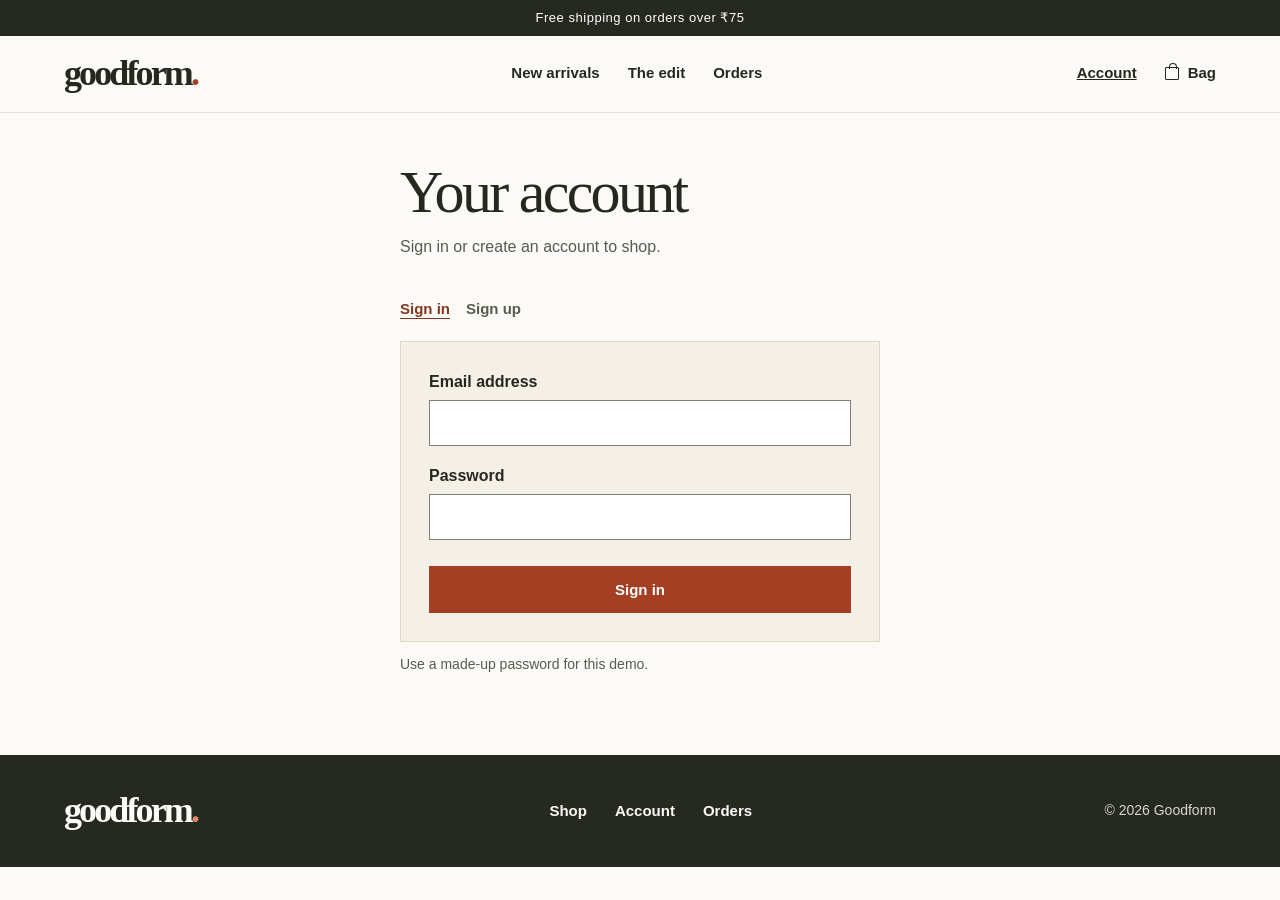
<file: admin.html>
<!DOCTYPE html>
<html>
  <head>
    <meta charset="UTF-8">
    <meta name="viewport" content="width=device-width, initial-scale=1.0">
    <title>Product Admin | Goodform</title>
    <link rel="stylesheet" href="style.css">
  </head>

  <body>
    <a class="skip-link" href="#main-content">Skip to content</a>
    <header class="site-header">
      <div class="container header-inner">
        <a class="wordmark" href="index.html" aria-label="Goodform home">goodform<span>.</span></a>
        <nav class="account-nav" aria-label="Admin navigation">
          <a href="index.html#new-arrivals">View storefront</a>
          <button class="text-button" id="sign-out" type="button">Sign out</button>
        </nav>
      </div>
    </header>

    <main class="container inner-page" id="main-content" hidden>
      <div class="page-intro">
        <p class="eyebrow">Store admin</p>
        <h1>Manage store</h1>
      </div>

      <section class="admin-section" aria-labelledby="orders-title">
        <div class="section-heading">
          <h2 id="orders-title">Orders</h2>
          <p>Total amount <strong id="total-amount">$0.00</strong></p>
        </div>
        <p class="muted" id="empty-orders" hidden>No orders yet.</p>
        <div class="table-scroll" id="orders-table" role="region" aria-label="Customer orders" tabindex="0">
          <table class="data-table">
            <thead>
              <tr>
                <th scope="col">Order</th>
                <th scope="col">Customer</th>
                <th scope="col">Items</th>
                <th scope="col">Amount</th>
                <th scope="col">Status</th>
                <th scope="col">Delivery</th>
              </tr>
            </thead>
            <tbody id="order-rows"></tbody>
          </table>
        </div>
      </section>

      <section class="admin-section" aria-labelledby="products-title">
        <div class="section-heading">
          <h2 id="products-title">Products</h2>
        </div>

        <details class="panel add-product" id="add-product-panel">
          <summary>Add a product</summary>
          <form class="stack-form product-form" id="product-form" method="post">
            <div>
              <label for="product-name">Name</label>
              <input id="product-name" type="text" maxlength="70" required>
            </div>
            <div>
              <label for="category">Category</label>
              <input id="category" type="text" maxlength="40" required>
            </div>
            <div>
              <label for="color">Color</label>
              <input id="color" type="text" maxlength="40" required>
            </div>
            <div>
              <label for="price">Price (₹)</label>
              <input id="price" type="number" min="0.01" max="99999" step="0.01" required>
            </div>
            <div>
              <label for="stock">Stock</label>
              <input id="stock" type="number" min="0" max="9999" step="1" required>
            </div>
            <div>
              <label for="product-discount">Discount</label>
              <input id="product-discount" type="text" inputmode="decimal" maxlength="8" placeholder="5%">
            </div>
            <div class="photo-field">
              <label for="product-photo">Photo link (optional)</label>
              <p class="photo-hint muted" id="photo-hint">Paste a direct link to an image online.</p>
              <input id="product-photo" type="url" maxlength="2048" aria-describedby="photo-hint">
            </div>
            <button class="button" type="submit">Add product</button>
          </form>
        </details>

        <p class="muted" id="empty-products" hidden>No products in the store.</p>
        <div class="table-scroll" id="products-table" role="region" aria-label="Product inventory" tabindex="0">
          <table class="data-table">
            <thead>
              <tr>
                <th scope="col">Product</th>
                <th scope="col">Category</th>
                <th scope="col">Price</th>
                <th scope="col">Stock</th>
                <th scope="col">Discount price</th>
                <th scope="col">Action</th>
              </tr>
            </thead>
            <tbody id="product-rows"></tbody>
          </table>
        </div>
      </section>
    </main>

    <footer class="site-footer">
      <div class="container footer-inner">
        <a class="wordmark" href="index.html" aria-label="Goodform home">goodform<span>.</span></a>
        <p>&copy; 2026 Goodform</p>
      </div>
    </footer>

    <template id="admin-product-template">
      <tr>
        <th scope="row"></th>
        <td class="category"></td>
        <td class="price"></td>
        <td>
          <form class="line-actions stock-form">
            <input type="number" min="0" max="9999" step="1" required>
            <button class="text-button" type="submit">Update</button>
          </form>
        </td>
        <td>
          <del class="original-price" hidden></del>
          <strong class="discount-price"></strong>
          <form class="line-actions discount-form">
            <input type="text" inputmode="decimal" maxlength="8" placeholder="5%">
            <button class="text-button" type="submit">Apply</button>
          </form>
        </td>
        <td>
          <button class="text-button delete-product" type="button">Delete</button>
        </td>
      </tr>
    </template>

    <template id="admin-order-template">
      <tr>
        <th scope="row"></th>
        <td class="customer"></td>
        <td class="items"></td>
        <td class="price"></td>
        <td><span class="status"></span></td>
        <td>
          <button class="text-button" type="button">Mark delivered</button>
        </td>
      </tr>
    </template>

    <script>
      let shop = readTab();

      const productForm = document.getElementById("product-form");
      const productRows = document.getElementById("product-rows");
      const orderRows = document.getElementById("order-rows");

      function adminIsSignedIn() {
        if (shop.email === "store-admin") {
          return true;
        }

        document.getElementById("main-content").hidden = true;
        alert("Sign in as admin to manage the store.");
        window.location.replace("login.html");
        return false;
      }

      function showInventory(products) {
        const template = document.getElementById("admin-product-template");
        productRows.textContent = "";
        document.getElementById("empty-products").hidden = products.length > 0;
        document.getElementById("products-table").hidden = products.length === 0;

        for (let index = 0; index < products.length; index++) {
          const product = products[index];
          const row = template.content.cloneNode(true);
          row.querySelector("th").textContent = product.name;
          row.querySelector(".category").textContent = product.category;
          row.querySelector(".price").textContent = money(product.price);

          const stockForm = row.querySelector(".stock-form");
          const input = stockForm.querySelector("input");
          input.value = product.stock;
          input.setAttribute("aria-label", "Stock for " + product.name);
          stockForm.addEventListener("submit", function (event) {
            event.preventDefault();
            updateStock(product.id, Number(input.value));
          });

          const discountForm = row.querySelector(".discount-form");
          const discountInput = discountForm.querySelector("input");
          let discount = 0;
          if (product.discount) {
            discount = product.discount;
          }
          discountInput.value = discount + "%";
          discountInput.setAttribute("aria-label", "Discount for " + product.name);
          showDiscountPrice(row, product.price, discount);

          discountInput.addEventListener("input", function () {
            const nextDiscount = readDiscount(discountInput.value);
            if (nextDiscount !== null) {
              showDiscountPrice(row, product.price, nextDiscount);
            }
          });
          discountForm.addEventListener("submit", function (event) {
            event.preventDefault();
            updateDiscount(product.id, discountInput.value);
          });

          row.querySelector(".delete-product").addEventListener("click", function () {
            deleteProduct(product.id);
          });

          productRows.appendChild(row);
        }
      }

      function showCustomerOrders() {
        const template = document.getElementById("admin-order-template");
        const latestOrder = nextOrderId() - 1;
        let total = 0;
        orderRows.textContent = "";
        document.getElementById("empty-orders").hidden = latestOrder >= 1001;
        document.getElementById("orders-table").hidden = latestOrder < 1001;

        for (let orderId = latestOrder; orderId >= 1001; orderId--) {
          const order = readOrder(orderId);
          if (order === null) {
            continue;
          }
          const row = template.content.cloneNode(true);
          row.querySelector("th").textContent = "#GF-" + orderId;

          let customer = order.email;
          if (order.customerName && order.customerName !== customer) {
            customer = order.customerName + " (" + customer + ")";
          }
          row.querySelector(".customer").textContent = customer;

          const items = [];
          for (let index = 0; index < order.items.length; index++) {
            const item = order.items[index];
            let name = item.name;
            if (item.size) {
              name += " (Size " + item.size + ")";
            }
            items.push(name + " x " + item.quantity);
          }
          row.querySelector(".items").textContent = items.join(", ");
          row.querySelector(".price").textContent = money(order.total);

          const status = row.querySelector(".status");
          status.textContent = order.status;
          if (order.status === "Pending") {
            status.classList.add("status-pending");
          }

          const button = row.querySelector("button");
          button.hidden = order.status === "Delivered";
          button.addEventListener("click", function () {
            markDelivered(orderId);
          });
          orderRows.appendChild(row);
          total += order.total;
        }
        document.getElementById("total-amount").textContent = money(total);
      }

      function showAdmin() {
        if (!adminIsSignedIn()) {
          return;
        }
        loadProducts();
        startCatalog();
        if (localStorage.getItem("goodform-products") === null) {
          saveProducts();
        }
        showInventory(shop.products);
        showCustomerOrders();
        document.getElementById("main-content").hidden = false;
      }

      function addProduct(event) {
        event.preventDefault();
        if (!adminIsSignedIn()) {
          return;
        }

        const name = document.getElementById("product-name").value.trim();
        const category = document.getElementById("category").value.trim();
        const color = document.getElementById("color").value.trim();
        const price = Math.round(Number(document.getElementById("price").value) * 100);
        const stock = Number(document.getElementById("stock").value);
        const discount = readDiscount(document.getElementById("product-discount").value);
        const image = document.getElementById("product-photo").value.trim();

        if (!name || !category || !color) {
          alert("Enter a name, category, and color.");
          return;
        }
        if (!Number.isInteger(price) || price < 1 || price > 9999900) {
          alert("Enter a valid price.");
          return;
        }
        if (!Number.isInteger(stock) || stock < 0 || stock > 9999) {
          alert("Enter a valid stock quantity.");
          return;
        }
        if (discount === null) {
          alert("Enter a discount from 0% to 100%.");
          return;
        }
        if (image && !image.startsWith("https://") && !image.startsWith("http://")) {
          alert("Enter a direct web link for the photo.");
          return;
        }

        loadProducts();
        const products = shop.products;
        products.push({
          id: "product-" + Date.now(),
          name: name,
          category: category,
          color: color,
          price: price,
          stock: stock,
          discount: discount,
          image: image
        });
        saveProducts();
        productForm.reset();
        document.getElementById("add-product-panel").open = false;
        showInventory(products);
        alert("Product added.");
      }

      function readDiscount(value) {
        let text = value.trim();
        if (text === "") {
          return 0;
        }
        if (text.endsWith("%")) {
          text = text.slice(0, -1).trim();
        }

        const discount = Number(text);
        if (text === "" || !Number.isFinite(discount) || discount < 0 || discount > 100) {
          return null;
        }
        return discount;
      }

      function showDiscountPrice(row, price, discount) {
        const discountedPrice = Math.round(price * (100 - discount) / 100);
        const originalPrice = row.querySelector(".original-price");
        originalPrice.textContent = money(price);
        originalPrice.hidden = discountedPrice === price;
        row.querySelector(".discount-price").textContent = money(discountedPrice);
      }

      function updateDiscount(productId, value) {
        if (!adminIsSignedIn()) {
          return;
        }
        const discount = readDiscount(value);
        if (discount === null) {
          alert("Enter a discount from 0% to 100%.");
          return;
        }

        loadProducts();
        const product = findProduct(shop.products, productId);
        if (!product) {
          showInventory(shop.products);
          return;
        }
        product.discount = discount;
        saveProducts();
        showInventory(shop.products);
      }

      function updateStock(productId, stock) {
        if (!adminIsSignedIn()) {
          return;
        }
        loadProducts();
        const products = shop.products;
        const product = findProduct(products, productId);
        if (!product || !Number.isInteger(stock) || stock < 0 || stock > 9999) {
          alert("Enter a valid stock quantity.");
          showInventory(products);
          return;
        }

        product.stock = stock;
        saveProducts();
        showInventory(products);
        alert("Stock updated.");
      }

      function deleteProduct(productId) {
        if (!adminIsSignedIn() || !confirm("Delete this product from the store?")) {
          return;
        }

        loadProducts();
        const products = shop.products;
        for (let index = 0; index < products.length; index++) {
          if (products[index].id === productId) {
            products.splice(index, 1);
            break;
          }
        }
        saveProducts();
        showInventory(products);
        alert("Product deleted.");
      }

      function markDelivered(orderId) {
        if (!adminIsSignedIn()) {
          return;
        }

        const order = readOrder(orderId);
        if (order === null) {
          return;
        }

        order.status = "Delivered";
        const key = "goodform-order-" + orderId;
        localStorage.setItem(key, JSON.stringify(order));
        showCustomerOrders();
        alert("Order marked delivered.");
      }

      function readProducts(lines, productCount) {
        const products = [];
        for (let index = 0; index < productCount; index++) {
          const product = {
            id: lines.shift(),
            name: lines.shift(),
            category: lines.shift(),
            color: lines.shift(),
            price: Number(lines.shift()),
            stock: Number(lines.shift()),
            image: lines.shift()
          };
          products.push(product);
        }
        return products;
      }

      function loadProducts() {
        const saved = localStorage.getItem("goodform-products");
        if (saved === null) {
          return;
        }

        if (saved.startsWith("[")) {
          shop.products = JSON.parse(saved);
          return;
        }

        shop.products = [];
        if (saved !== "") {
          const lines = saved.split("\n");
          const productCount = lines.length / 7;
          shop.products = readProducts(lines, productCount);
        }
      }

      function saveProducts() {
        const saved = JSON.stringify(shop.products);
        localStorage.setItem("goodform-products", saved);
      }

      function readTab() {
        const shop = { email: "", products: null, cart: [] };
        const lines = window.name.split("\n");
        const tabName = lines.shift();

        if (tabName !== "goodform-tab") {
          return shop;
        }

        if (lines.length === 1 && lines[0].startsWith("{")) {
          return JSON.parse(lines[0]);
        }

        shop.email = lines.shift();
        const productCount = Number(lines.shift());

        if (productCount >= 0) {
          shop.products = readProducts(lines, productCount);
        }

        for (let index = 0; index < lines.length; index += 2) {
          const item = {
            productId: lines[index],
            quantity: Number(lines[index + 1])
          };
          shop.cart.push(item);
        }

        return shop;
      }

      function saveTab() {
        const tab = {
          email: shop.email,
          products: null,
          cart: shop.cart
        };

        if (localStorage.getItem("goodform-products") === null) {
          tab.products = shop.products;
        }

        window.name = "goodform-tab\n" + JSON.stringify(tab);
      }

      productForm.addEventListener("submit", addProduct);
      function startCatalog() {
        if (shop.products === null) {
          shop.products = [
            {
              id: "chore-jacket",
              name: "The Chore Jacket",
              category: "Outerwear",
              color: "Washed Olive",
              price: 8900,
              stock: 24,
              image: "https://images.pexels.com/photos/5079261/pexels-photo-5079261.jpeg?auto=compress&cs=tinysrgb&fit=crop&w=720&h=960"
            },
            {
              id: "everyday-tee",
              name: "The Everyday Tee",
              category: "Tops",
              color: "Natural",
              price: 3200,
              stock: 48,
              image: "https://images.pexels.com/photos/11671964/pexels-photo-11671964.jpeg?auto=compress&cs=tinysrgb&fit=crop&w=720&h=960"
            },
            {
              id: "straight-jean",
              name: "The Straight Jean",
              category: "Denim",
              color: "Vintage Blue",
              price: 7800,
              stock: 16,
              image: "https://images.pexels.com/photos/20279191/pexels-photo-20279191.jpeg?auto=compress&cs=tinysrgb&fit=crop&w=720&h=960"
            },
            {
              id: "linen-shirt",
              name: "The Linen Shirt",
              category: "Tops",
              color: "Terracotta",
              price: 6400,
              stock: 18,
              image: "https://images.pexels.com/photos/11671275/pexels-photo-11671275.jpeg?auto=compress&cs=tinysrgb&fit=crop&w=720&h=960"
            }
          ];
          saveTab();
        }
      }

      function findProduct(products, productId) {
        for (let index = 0; index < products.length; index++) {
          if (products[index].id === productId) {
            return products[index];
          }
        }
        return null;
      }

      function readOrder(orderId) {
        const key = "goodform-order-" + orderId;
        const saved = localStorage.getItem(key);
        if (saved === null) {
          return null;
        }
        if (saved.startsWith("{")) {
          return JSON.parse(saved);
        }

        const lines = saved.split("\n");

        const order = {
          email: lines[0],
          customerName: lines[1],
          date: lines[2],
          status: lines[3],
          subtotal: Number(lines[4]),
          shipping: Number(lines[5]),
          total: Number(lines[6]),
          items: []
        };

        for (let index = 7; index < lines.length; index += 3) {
          const item = {
            name: lines[index],
            price: Number(lines[index + 1]),
            quantity: Number(lines[index + 2])
          };
          order.items.push(item);
        }

        return order;
      }

      function nextOrderId() {
        let orderId = 1001;
        while (localStorage.getItem("goodform-order-" + orderId)) {
          orderId++;
        }
        return orderId;
      }

      function money(paise) {
        return "₹" + (paise / 100).toFixed(2);
      }

      document.getElementById("sign-out").addEventListener("click", function () {
        shop.email = "";
        shop.cart = [];
        saveTab();
        window.location.replace("index.html");
      });
      window.addEventListener("storage", function (event) {
        if (event.key === "goodform-products") {
          showAdmin();
        }
      });
      window.addEventListener("pageshow", function () {
        shop = readTab();
        showAdmin();
      });
      showAdmin();
    </script>
  </body>
</html>
</file>
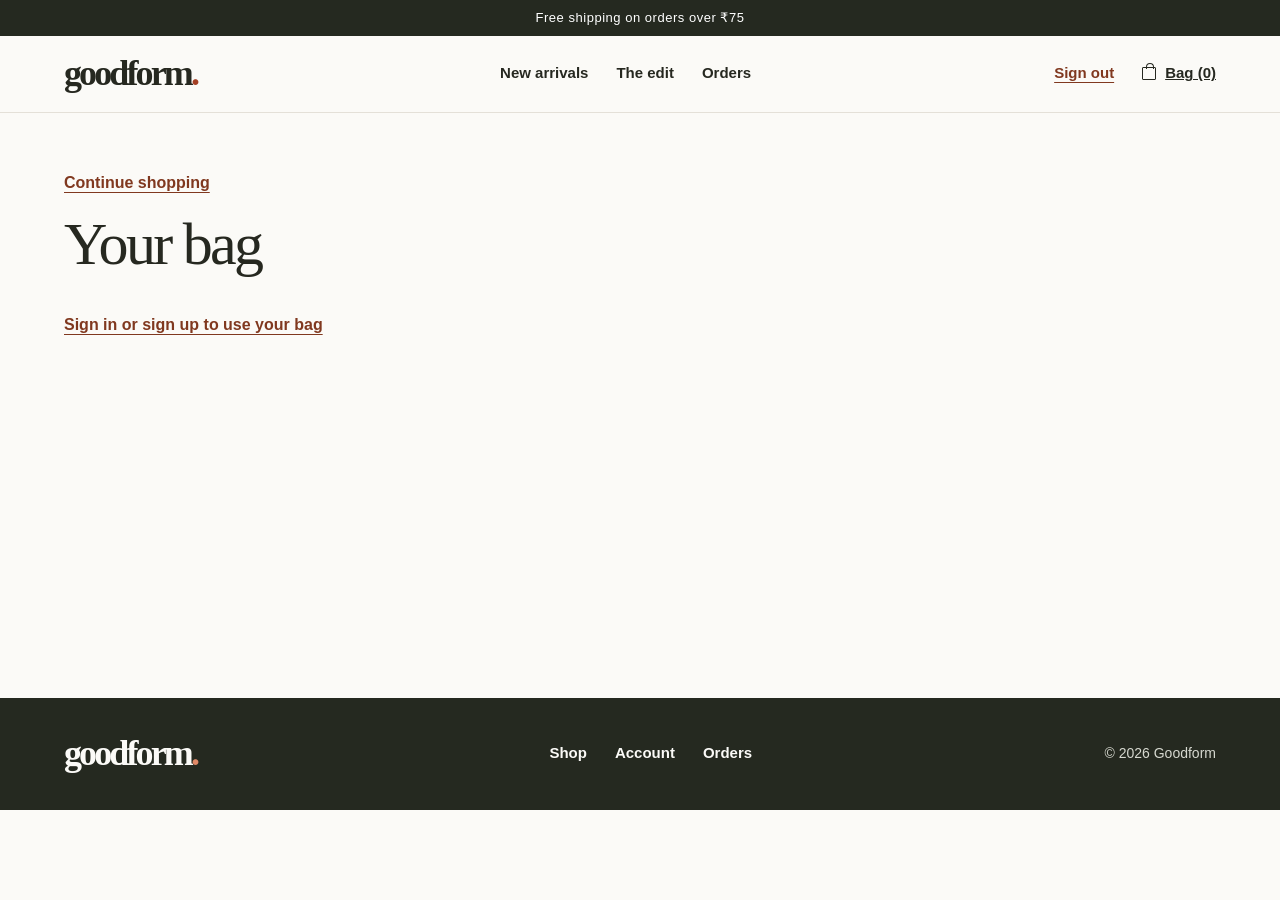
<file: cart.html>
<!DOCTYPE html>
<html>
  <head>
    <meta charset="UTF-8">
    <meta name="viewport" content="width=device-width, initial-scale=1.0">
    <title>Shopping Bag | Goodform</title>
    <link rel="stylesheet" href="style.css">
  </head>

  <body>
    <a class="skip-link" href="#main-content">Skip to content</a>
    <p class="announcement">Free shipping on orders over ₹75</p>
    <header class="site-header">
      <div class="container header-inner">
        <a class="wordmark" href="index.html" aria-label="Goodform home">goodform<span>.</span></a>
        <nav class="main-nav" aria-label="Main navigation">
          <a href="index.html#new-arrivals">New arrivals</a>
          <a href="index.html#the-edit">The edit</a>
          <a href="my_orders.html">Orders</a>
        </nav>
        <nav class="account-nav" aria-label="Account and bag">
          <button class="text-button" id="sign-out" type="button">Sign out</button>
          <a class="bag-link" href="cart.html" aria-current="page"><span class="bag-icon" aria-hidden="true"></span><span id="bag-count">Bag (0)</span></a>
        </nav>
      </div>
    </header>

    <main class="container inner-page" id="main-content">
      <div class="page-intro">
        <a class="text-link" href="index.html#new-arrivals">Continue shopping</a>
        <h1>Your bag</h1>
        <p class="muted" id="item-count"></p>
      </div>

      <p class="muted" id="bag-guest" hidden><a class="text-link" href="index.html#shop-sign-in">Sign in or sign up to use your bag</a></p>
      <div class="cart-layout" id="bag-content">
        <section class="cart-items" id="cart-items" aria-label="Bag items"></section>

        <section class="panel cart-summary" id="cart-summary" aria-labelledby="summary-title" hidden>
          <h2 id="summary-title">Order summary</h2>
          <dl>
            <div>
              <dt>Subtotal</dt>
              <dd id="subtotal">
              </dd>
            </div>
            <div>
              <dt>Shipping</dt>
              <dd id="shipping">
              </dd>
            </div>
            <div class="cart-total">
              <dt>Total</dt>
              <dd id="total">
              </dd>
            </div>
          </dl>
          <button class="button" id="checkout-button" type="button">Place order</button>
        </section>
      </div>
    </main>

    <footer class="site-footer">
      <div class="container footer-inner">
        <a class="wordmark" href="index.html" aria-label="Goodform home">goodform<span>.</span></a>
        <nav class="footer-nav" aria-label="Footer links">
          <a href="index.html#new-arrivals">Shop</a>
          <a href="login.html">Account</a>
          <a href="my_orders.html">Orders</a>
        </nav>
        <p>&copy; 2026 Goodform</p>
      </div>
    </footer>

    <template id="cart-item-template">
      <article class="cart-item">
        <img width="82" height="100" alt="" hidden>
        <div class="cart-item-info">
          <h2></h2>
          <p class="muted item-color"></p>
          <p class="muted item-size" hidden></p>
          <p class="muted item-stock"></p>
          <form class="line-actions">
            <label>Qty <input type="number" min="1" step="1" required></label>
            <button class="text-button" type="submit">Update</button>
            <button class="text-button remove-item" type="button">Remove</button>
          </form>
        </div>
        <div class="cart-item-prices">
          <del class="original-price" hidden></del>
          <p class="price"></p>
        </div>
      </article>
    </template>

    <script>
      let shop = readTab();

      const cartItems = document.getElementById("cart-items");
      const itemTemplate = document.getElementById("cart-item-template");

      function calculateBill() {
        const items = [];
        let subtotal = 0;

        for (let index = 0; index < shop.cart.length; index++) {
          const item = shop.cart[index];
          const product = findProduct(item.productId);
          if (product) {
            const price = salePrice(product);
            items.push({ product: product, size: item.size, price: price, quantity: item.quantity });
            subtotal += price * item.quantity;
          }
        }

        let shipping = 0;
        if (items.length > 0 && subtotal <= 7500) {
          shipping = 500;
        }

        return {
          items: items,
          subtotal: subtotal,
          shipping: shipping,
          total: subtotal + shipping
        };
      }

      function showCart() {
        const email = getCustomerEmail();
        document.getElementById("bag-guest").hidden = email !== "";
        document.getElementById("bag-content").hidden = !email;
        if (!email) {
          document.getElementById("item-count").textContent = "";
          document.getElementById("bag-count").textContent = "Bag (0)";
          return;
        }

        loadProducts();
        removeDeletedCartItems();
        const bill = calculateBill();
        let count = 0;
        cartItems.textContent = "";

        for (let index = 0; index < bill.items.length; index++) {
          const item = bill.items[index];
          const product = item.product;
          const row = itemTemplate.content.cloneNode(true);
          const image = row.querySelector("img");
          if (product.image) {
            image.src = product.image;
            image.hidden = false;
          }

          row.querySelector("h2").textContent = product.name;
          row.querySelector(".item-color").textContent = product.color;
          if (item.size) {
            const sizeLabel = row.querySelector(".item-size");
            sizeLabel.textContent = "Size " + item.size;
            sizeLabel.hidden = false;
          }
          const stockLabel = row.querySelector(".item-stock");
          if (product.stock === 0) {
            stockLabel.textContent = "Out of stock";
          } else {
            stockLabel.textContent = product.stock + " in stock";
          }
          row.querySelector(".price").textContent = money(item.price * item.quantity);
          if (item.price < product.price) {
            const originalPrice = row.querySelector(".original-price");
            originalPrice.textContent = money(product.price * item.quantity);
            originalPrice.hidden = false;
          }

          const input = row.querySelector("input");
          const stockForSize = product.stock - quantityInBag(product.id) + item.quantity;
          input.value = item.quantity;
          input.max = stockForSize;
          input.setAttribute("aria-label", "Quantity for " + product.name);
          input.disabled = stockForSize < 1;
          row.querySelector("[type=submit]").disabled = stockForSize < 1;

          row.querySelector("form").addEventListener("submit", function (event) {
            event.preventDefault();
            changeQuantity(product.id, item.size, Number(input.value));
          });
          row.querySelector(".remove-item").addEventListener("click", function () {
            changeQuantity(product.id, item.size, 0);
          });

          cartItems.appendChild(row);
          count += item.quantity;
        }

        document.getElementById("bag-count").textContent = "Bag (" + count + ")";
        const itemCount = document.getElementById("item-count");
        if (count === 1) {
          itemCount.textContent = "1 item";
        } else {
          itemCount.textContent = count + " items";
        }
        document.getElementById("cart-summary").hidden = count === 0;
        if (count === 0) {
          cartItems.textContent = "Your bag is empty.";
        }

        document.getElementById("subtotal").textContent = money(bill.subtotal);
        const shippingLabel = document.getElementById("shipping");
        if (bill.shipping === 0) {
          shippingLabel.textContent = "Free";
        } else {
          shippingLabel.textContent = money(bill.shipping);
        }
        document.getElementById("total").textContent = money(bill.total);
      }

      function changeQuantity(productId, size, quantity) {
        const email = getCustomerEmail();
        if (!email) {
          return;
        }

        loadProducts();
        const cart = shop.cart;
        const product = findProduct(productId);
        if (!product || quantity < 0 || !Number.isInteger(quantity)) {
          alert("That quantity is no longer available.");
          showCart();
          return;
        }

        for (let index = 0; index < cart.length; index++) {
          const item = cart[index];
          if (item.productId === productId && item.size === size) {
            const totalQuantity = quantityInBag(productId) - item.quantity + quantity;
            if (quantity === 0) {
              cart.splice(index, 1);
            } else if (totalQuantity > product.stock) {
              alert("That quantity is no longer available.");
              showCart();
              return;
            } else {
              item.quantity = quantity;
            }
            saveTab();
            break;
          }
        }
        showCart();
      }

      function placeOrder() {
        const email = getCustomerEmail();
        if (!email) {
          return;
        }

        loadProducts();
        const cart = shop.cart;
        const bill = calculateBill();
        if (cart.length === 0) {
          alert("Your bag is empty.");
          return;
        }
        if (bill.items.length !== cart.length) {
          alert("Product availability changed. Review your bag.");
          showCart();
          return;
        }

        for (let index = 0; index < bill.items.length; index++) {
          const item = bill.items[index];
          if (quantityInBag(item.product.id) > item.product.stock) {
            alert("Stock has changed. Update your bag before placing the order.");
            showCart();
            return;
          }
        }

        const order = {
          email: email,
          customerName: "",
          date: new Date().toISOString(),
          status: "Pending",
          subtotal: bill.subtotal,
          shipping: bill.shipping,
          total: bill.total,
          items: []
        };

        for (let index = 0; index < bill.items.length; index++) {
          const item = bill.items[index];
          order.items.push({
            name: item.product.name,
            size: item.size,
            price: item.price,
            quantity: item.quantity
          });
        }

        const orderId = nextOrderId();
        const orderKey = "goodform-order-" + orderId;
        const orderText = JSON.stringify(order);
        try {
          const savedProducts = localStorage.getItem("goodform-products");
          if (!savedProducts || !savedProducts.startsWith("[")) {
            saveProducts();
          }
          localStorage.setItem(orderKey, orderText);
        } catch (error) {
          alert("The order could not be saved. Your bag is still ready to check out.");
          return;
        }

        for (let index = 0; index < bill.items.length; index++) {
          const item = bill.items[index];
          item.product.stock -= item.quantity;
        }

        saveProducts();
        shop.cart = [];
        saveTab();
        alert("Order placed. Your bill total is " + money(bill.total) + ".");
        window.location.href = "my_orders.html#order-" + orderId;
      }

      function getCustomerEmail() {
        if (!shop.email || shop.email === "store-admin") {
          return "";
        }
        return shop.email;
      }

      function quantityInBag(productId) {
        let count = 0;
        for (let index = 0; index < shop.cart.length; index++) {
          const item = shop.cart[index];
          if (item.productId === productId) {
            count += item.quantity;
          }
        }
        return count;
      }

      function salePrice(product) {
        let discount = 0;
        if (product.discount) {
          discount = product.discount;
        }
        return Math.round(product.price * (100 - discount) / 100);
      }

      function findProduct(productId) {
        if (shop.products === null) {
          return null;
        }

        for (let index = 0; index < shop.products.length; index++) {
          const product = shop.products[index];
          if (product.id === productId) {
            return product;
          }
        }
        return null;
      }

      function nextOrderId() {
        let orderId = 1001;
        while (localStorage.getItem("goodform-order-" + orderId)) {
          orderId++;
        }
        return orderId;
      }

      function money(paise) {
        return "₹" + (paise / 100).toFixed(2);
      }

      function readProducts(lines, productCount) {
        const products = [];
        for (let index = 0; index < productCount; index++) {
          const product = {
            id: lines.shift(),
            name: lines.shift(),
            category: lines.shift(),
            color: lines.shift(),
            price: Number(lines.shift()),
            stock: Number(lines.shift()),
            image: lines.shift()
          };
          products.push(product);
        }
        return products;
      }

      function loadProducts() {
        const saved = localStorage.getItem("goodform-products");
        if (saved === null) {
          return;
        }

        if (saved.startsWith("[")) {
          shop.products = JSON.parse(saved);
          return;
        }

        shop.products = [];
        if (saved !== "") {
          const lines = saved.split("\n");
          const productCount = lines.length / 7;
          shop.products = readProducts(lines, productCount);
        }
      }

      function saveProducts() {
        const saved = JSON.stringify(shop.products);
        localStorage.setItem("goodform-products", saved);
      }

      function removeDeletedCartItems() {
        if (shop.products === null) {
          return;
        }

        let removed = false;
        for (let index = shop.cart.length - 1; index >= 0; index--) {
          const item = shop.cart[index];
          const product = findProduct(item.productId);
          if (!product) {
            shop.cart.splice(index, 1);
            removed = true;
          }
        }
        if (removed) {
          saveTab();
        }
      }

      function readTab() {
        const shop = { email: "", products: null, cart: [] };
        const lines = window.name.split("\n");
        const tabName = lines.shift();

        if (tabName !== "goodform-tab") {
          return shop;
        }

        if (lines.length === 1 && lines[0].startsWith("{")) {
          return JSON.parse(lines[0]);
        }

        shop.email = lines.shift();
        const productCount = Number(lines.shift());

        if (productCount >= 0) {
          shop.products = readProducts(lines, productCount);
        }

        for (let index = 0; index < lines.length; index += 2) {
          const item = {
            productId: lines[index],
            quantity: Number(lines[index + 1])
          };
          shop.cart.push(item);
        }

        return shop;
      }

      function saveTab() {
        const tab = {
          email: shop.email,
          products: null,
          cart: shop.cart
        };

        if (localStorage.getItem("goodform-products") === null) {
          tab.products = shop.products;
        }

        window.name = "goodform-tab\n" + JSON.stringify(tab);
      }

      document.getElementById("checkout-button").addEventListener("click", placeOrder);
      document.getElementById("sign-out").addEventListener("click", function () {
        shop.email = "";
        shop.cart = [];
        saveTab();
        window.location.replace("index.html");
      });
      window.addEventListener("storage", function (event) {
        if (event.key === "goodform-products") {
          showCart();
        }
      });
      window.addEventListener("pageshow", function () {
        shop = readTab();
        showCart();
      });
      showCart();
    </script>
  </body>
</html>
</file>
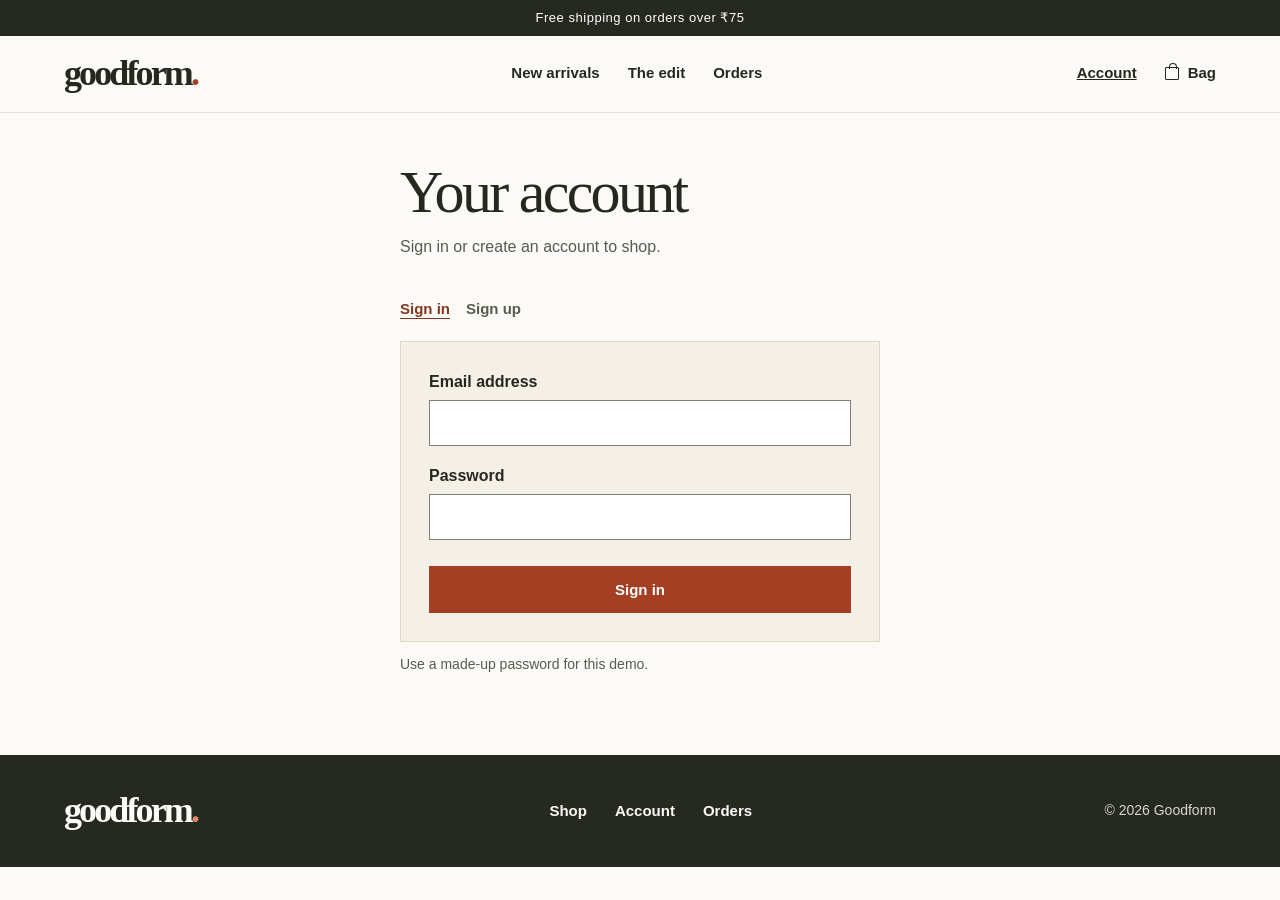
<file: login.html>
<!DOCTYPE html>
<html>
  <head>
    <meta charset="UTF-8">
    <meta name="viewport" content="width=device-width, initial-scale=1.0">
    <title>Sign In | Goodform</title>
    <link rel="stylesheet" href="style.css">
  </head>

  <body>
    <a class="skip-link" href="#main-content">Skip to content</a>
    <p class="announcement">Free shipping on orders over ₹75</p>
    <header class="site-header">
      <div class="container header-inner">
        <a class="wordmark" href="index.html" aria-label="Goodform home">goodform<span>.</span></a>
        <nav class="main-nav" aria-label="Main navigation">
          <a href="index.html#new-arrivals">New arrivals</a>
          <a href="index.html#the-edit">The edit</a>
          <a href="my_orders.html">Orders</a>
        </nav>
        <nav class="account-nav" aria-label="Account and bag">
          <a href="login.html" aria-current="page">Account</a>
          <a class="bag-link" href="cart.html"><span class="bag-icon" aria-hidden="true"></span> Bag</a>
        </nav>
      </div>
    </header>

    <main class="container inner-page account-page" id="main-content">
      <div class="page-intro">
        <h1>Your account</h1>
        <p class="muted">Sign in or create an account to shop.</p>
      </div>

      <div class="account-tabs" aria-label="Choose an account form">
        <button class="text-button" id="show-login" type="button" aria-pressed="true">Sign in</button>
        <button class="text-button" id="show-signup" type="button" aria-pressed="false">Sign up</button>
      </div>

      <form class="panel stack-form" id="login-form" method="post">
        <label for="email">Email address</label>
        <input id="email" name="email" type="email" autocomplete="username" maxlength="100" required>

        <label for="password">Password</label>
        <input id="password" name="password" type="password" autocomplete="current-password" required>

        <button class="button" type="submit">Sign in</button>
      </form>

      <form class="panel stack-form" id="signup-form" method="post" hidden>
        <label for="new-email">Email address</label>
        <input id="new-email" name="email" type="email" autocomplete="username" maxlength="100" required>

        <label for="new-password">Password</label>
        <input id="new-password" name="password" type="password" autocomplete="new-password" minlength="4" maxlength="60" required>

        <button class="button" type="submit">Create account</button>
      </form>

      <p class="demo-note muted">Use a made-up password for this demo.</p>
    </main>

    <footer class="site-footer">
      <div class="container footer-inner">
        <a class="wordmark" href="index.html" aria-label="Goodform home">goodform<span>.</span></a>
        <nav class="footer-nav" aria-label="Footer links">
          <a href="index.html#new-arrivals">Shop</a>
          <a href="login.html">Account</a>
          <a href="my_orders.html">Orders</a>
        </nav>
        <p>&copy; 2026 Goodform</p>
      </div>
    </footer>

    <script>
      let shop = readTab();

      const loginForm = document.getElementById("login-form");
      const signupForm = document.getElementById("signup-form");
      const loginTab = document.getElementById("show-login");
      const signupTab = document.getElementById("show-signup");
      const adminEmail = "admin@gmail.com";

      function showSignup(show) {
        loginForm.hidden = show;
        signupForm.hidden = !show;
        loginTab.setAttribute("aria-pressed", !show);
        signupTab.setAttribute("aria-pressed", show);
      }

      function createAccount(event) {
        event.preventDefault();

        const email = document.getElementById("new-email").value.trim().toLowerCase();
        const password = document.getElementById("new-password").value;
        const accountKey = "goodform-login-" + email;
        const oldAccountKey = "goodform-account-" + email;

        if (password.trim().length < 4) {
          alert("Enter a password with at least four characters.");
          return;
        }

        const accountExists = localStorage.getItem(accountKey) !== null;
        const oldAccountExists = localStorage.getItem(oldAccountKey) !== null;
        if (email === adminEmail || accountExists || oldAccountExists) {
          alert("This email already has an account.");
          return;
        }

        const account = { password: password };
        localStorage.setItem(accountKey, JSON.stringify(account));
        signupForm.reset();
        showSignup(false);
        document.getElementById("email").value = email;
        document.getElementById("password").value = "";
        document.getElementById("password").focus();
        alert("Account created. Please sign in to shop.");
      }

      function signIn(event) {
        event.preventDefault();

        const email = document.getElementById("email").value.trim().toLowerCase();
        const password = document.getElementById("password").value;

        if (email === adminEmail && password === "Admin@12345") {
          shop.email = "store-admin";
          shop.cart = [];
          saveTab();
          alert("Signed in as admin.");
          window.location.href = "admin.html";
          return;
        }

        const saved = localStorage.getItem("goodform-login-" + email);
        let savedPassword = localStorage.getItem("goodform-account-" + email);
        if (saved !== null) {
          const account = JSON.parse(saved);
          savedPassword = account.password;
        }
        if (savedPassword !== password) {
          alert("Incorrect email or password.");
          return;
        }

        if (shop.email !== email) {
          shop.cart = [];
        }
        shop.email = email;
        saveTab();
        alert("Welcome, " + email + "!");
        window.location.href = "index.html";
      }

      function copyPreviousOrdersAndAccounts() {
        let saved = localStorage.getItem("goodform-shop-plain");
        if (!saved) {
          saved = localStorage.getItem("goodform-shop-text");
        }
        if (!saved || saved[0] !== "~") {
          return;
        }

        const firstLine = saved.indexOf("\n");
        if (firstLine < 1) {
          return;
        }

        const divider = saved.slice(0, firstLine);
        const lines = saved.slice(firstLine + 1).split("\n" + divider + "\n");
        let orderId = "";
        let order = [];

        for (let index = 0; index < lines.length; index++) {
          const fields = lines[index].split("|" + divider + "|");

          if (fields[0] === "customer") {
            const key = "goodform-account-" + fields[2];
            if (localStorage.getItem(key) === null) {
              localStorage.setItem(key, fields[3]);
            }
          } else if (fields[0] === "order") {
            savePreviousOrder(orderId, order);
            orderId = fields[1];
            order = [];
            for (let field = 2; field < fields.length; field++) {
              order.push(fields[field]);
            }
          } else if (fields[0] === "item") {
            order.push(fields[2], fields[3], fields[4]);
          }
        }

        savePreviousOrder(orderId, order);
      }

      function savePreviousOrder(orderId, order) {
        const key = "goodform-order-" + orderId;
        if (orderId && localStorage.getItem(key) === null) {
          localStorage.setItem(key, order.join("\n"));
        }
      }

      function readTab() {
        const shop = { email: "", products: null, cart: [] };
        const lines = window.name.split("\n");
        const tabName = lines.shift();

        if (tabName !== "goodform-tab") {
          return shop;
        }

        if (lines.length === 1 && lines[0].startsWith("{")) {
          return JSON.parse(lines[0]);
        }

        shop.email = lines.shift();
        const productCount = Number(lines.shift());

        if (productCount >= 0) {
          shop.products = [];

          for (let index = 0; index < productCount; index++) {
            const product = {
              id: lines.shift(),
              name: lines.shift(),
              category: lines.shift(),
              color: lines.shift(),
              price: Number(lines.shift()),
              stock: Number(lines.shift()),
              image: lines.shift()
            };
            shop.products.push(product);
          }
        }

        for (let index = 0; index < lines.length; index += 2) {
          const item = {
            productId: lines[index],
            quantity: Number(lines[index + 1])
          };
          shop.cart.push(item);
        }

        return shop;
      }

      function saveTab() {
        const tab = {
          email: shop.email,
          products: null,
          cart: shop.cart
        };

        if (localStorage.getItem("goodform-products") === null) {
          tab.products = shop.products;
        }

        window.name = "goodform-tab\n" + JSON.stringify(tab);
      }

      loginTab.addEventListener("click", function () {
        showSignup(false);
      });
      signupTab.addEventListener("click", function () {
        showSignup(true);
      });
      signupForm.addEventListener("submit", createAccount);
      loginForm.addEventListener("submit", signIn);
      window.addEventListener("pageshow", function () {
        shop = readTab();
      });
      copyPreviousOrdersAndAccounts();
    </script>
  </body>
</html>
</file>
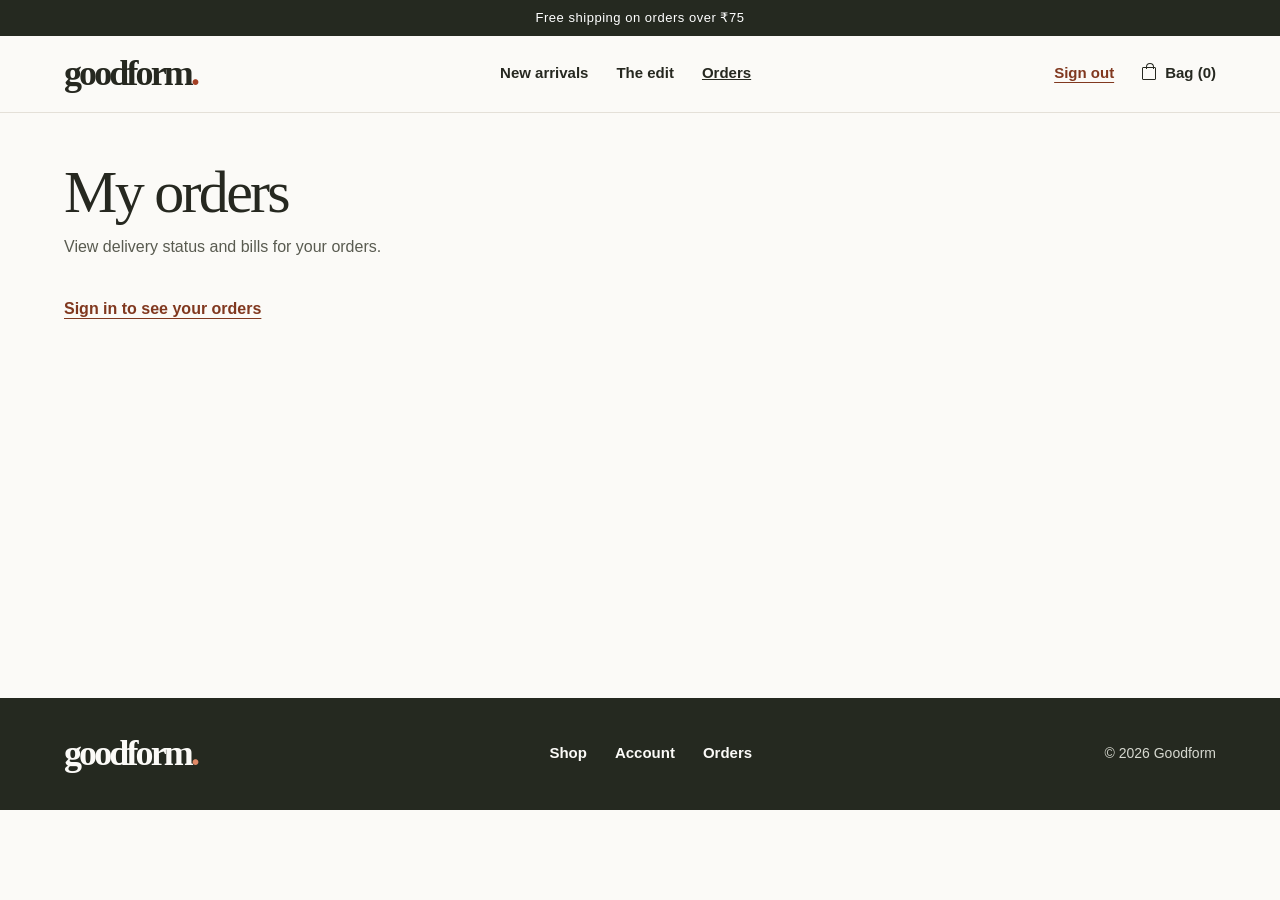
<file: my_orders.html>
<!DOCTYPE html>
<html>
  <head>
    <meta charset="UTF-8">
    <meta name="viewport" content="width=device-width, initial-scale=1.0">
    <title>My Orders | Goodform</title>
    <link rel="stylesheet" href="style.css">
  </head>

  <body>
    <a class="skip-link" href="#main-content">Skip to content</a>
    <p class="announcement">Free shipping on orders over ₹75</p>
    <header class="site-header">
      <div class="container header-inner">
        <a class="wordmark" href="index.html" aria-label="Goodform home">goodform<span>.</span></a>
        <nav class="main-nav" aria-label="Main navigation">
          <a href="index.html#new-arrivals">New arrivals</a>
          <a href="index.html#the-edit">The edit</a>
          <a href="my_orders.html" aria-current="page">Orders</a>
        </nav>
        <nav class="account-nav" aria-label="Account and bag">
          <button class="text-button" id="sign-out" type="button">Sign out</button>
          <a class="bag-link" href="cart.html"><span class="bag-icon" aria-hidden="true"></span><span id="bag-count">Bag (0)</span></a>
        </nav>
      </div>
    </header>

    <main class="container inner-page" id="main-content">
      <div class="page-intro">
        <h1>My orders</h1>
        <p class="muted">View delivery status and bills for your orders.</p>
      </div>

      <p class="muted" id="orders-guest" hidden><a class="text-link" href="index.html#shop-sign-in">Sign in to see your orders</a></p>
      <p class="muted" id="empty-orders" hidden>You haven’t placed an order yet.</p>
      <div id="orders"></div>
    </main>

    <footer class="site-footer">
      <div class="container footer-inner">
        <a class="wordmark" href="index.html" aria-label="Goodform home">goodform<span>.</span></a>
        <nav class="footer-nav" aria-label="Footer links">
          <a href="index.html#new-arrivals">Shop</a>
          <a href="login.html">Account</a>
          <a href="my_orders.html">Orders</a>
        </nav>
        <p>&copy; 2026 Goodform</p>
      </div>
    </footer>

    <template id="order-template">
      <article class="panel order-card">
        <header class="order-heading">
          <div>
            <h2></h2>
            <p class="muted order-date"></p>
          </div>
          <p><span class="status"></span> <strong class="order-total"></strong></p>
        </header>
        <details>
          <summary>View bill</summary>
          <table class="bill-table">
            <thead>
              <tr>
                <th scope="col">Item</th>
                <th scope="col">Qty</th>
                <th scope="col">Price</th>
                <th scope="col">Amount</th>
              </tr>
            </thead>
            <tbody></tbody>
          </table>
          <dl class="bill-totals">
            <div>
              <dt>Subtotal</dt>
              <dd class="bill-subtotal">
              </dd>
            </div>
            <div>
              <dt>Shipping</dt>
              <dd class="bill-shipping">
              </dd>
            </div>
            <div class="cart-total">
              <dt>Total</dt>
              <dd class="bill-total">
              </dd>
            </div>
          </dl>
        </details>
      </article>
    </template>

    <script>
      let shop = readTab();

      const ordersList = document.getElementById("orders");
      const orderTemplate = document.getElementById("order-template");

      function showOrders() {
        const email = getCustomerEmail();
        document.getElementById("orders-guest").hidden = email !== "";
        ordersList.hidden = !email;
        if (!email) {
          document.getElementById("empty-orders").hidden = true;
          document.getElementById("bag-count").textContent = "Bag (0)";
          return;
        }

        const cart = shop.cart;
        let count = 0;
        for (let index = 0; index < cart.length; index++) {
          count += cart[index].quantity;
        }
        document.getElementById("bag-count").textContent = "Bag (" + count + ")";

        ordersList.textContent = "";
        let hasOrders = false;

        for (let orderId = nextOrderId() - 1; orderId >= 1001; orderId--) {
          const order = readOrder(orderId);
          if (order === null || order.email !== email) {
            continue;
          }

          hasOrders = true;
          const card = orderTemplate.content.cloneNode(true);
          card.querySelector("article").id = "order-" + orderId;
          card.querySelector("h2").textContent = "Order #GF-" + orderId;
          card.querySelector(".order-date").textContent = new Date(order.date).toLocaleDateString();
          card.querySelector(".order-total").textContent = money(order.total);
          const status = card.querySelector(".status");
          status.textContent = order.status;
          if (order.status === "Pending") {
            status.classList.add("status-pending");
          }

          const body = card.querySelector("tbody");
          for (let index = 0; index < order.items.length; index++) {
            const item = order.items[index];
            const row = body.insertRow();
            let name = item.name;
            if (item.size) {
              name += " (Size " + item.size + ")";
            }
            row.insertCell().textContent = name;
            row.insertCell().textContent = item.quantity;
            row.insertCell().textContent = money(item.price);
            row.insertCell().textContent = money(item.price * item.quantity);
          }

          card.querySelector(".bill-subtotal").textContent = money(order.subtotal);
          const shipping = card.querySelector(".bill-shipping");
          if (order.shipping === 0) {
            shipping.textContent = "Free";
          } else {
            shipping.textContent = money(order.shipping);
          }
          card.querySelector(".bill-total").textContent = money(order.total);
          card.querySelector("details").open = window.location.hash === "#order-" + orderId;
          ordersList.appendChild(card);
        }

        document.getElementById("empty-orders").hidden = hasOrders;
      }

      function getCustomerEmail() {
        if (!shop.email || shop.email === "store-admin") {
          return "";
        }
        return shop.email;
      }

      function readOrder(orderId) {
        const key = "goodform-order-" + orderId;
        const saved = localStorage.getItem(key);
        if (saved === null) {
          return null;
        }
        if (saved.startsWith("{")) {
          return JSON.parse(saved);
        }

        const lines = saved.split("\n");

        const order = {
          email: lines[0],
          customerName: lines[1],
          date: lines[2],
          status: lines[3],
          subtotal: Number(lines[4]),
          shipping: Number(lines[5]),
          total: Number(lines[6]),
          items: []
        };

        for (let index = 7; index < lines.length; index += 3) {
          const item = {
            name: lines[index],
            price: Number(lines[index + 1]),
            quantity: Number(lines[index + 2])
          };
          order.items.push(item);
        }

        return order;
      }

      function nextOrderId() {
        let orderId = 1001;
        while (localStorage.getItem("goodform-order-" + orderId)) {
          orderId++;
        }
        return orderId;
      }

      function money(paise) {
        return "₹" + (paise / 100).toFixed(2);
      }

      function readTab() {
        const shop = { email: "", products: null, cart: [] };
        const lines = window.name.split("\n");
        const tabName = lines.shift();

        if (tabName !== "goodform-tab") {
          return shop;
        }

        if (lines.length === 1 && lines[0].startsWith("{")) {
          return JSON.parse(lines[0]);
        }

        shop.email = lines.shift();
        const productCount = Number(lines.shift());

        if (productCount >= 0) {
          shop.products = [];

          for (let index = 0; index < productCount; index++) {
            const product = {
              id: lines.shift(),
              name: lines.shift(),
              category: lines.shift(),
              color: lines.shift(),
              price: Number(lines.shift()),
              stock: Number(lines.shift()),
              image: lines.shift()
            };
            shop.products.push(product);
          }
        }

        for (let index = 0; index < lines.length; index += 2) {
          const item = {
            productId: lines[index],
            quantity: Number(lines[index + 1])
          };
          shop.cart.push(item);
        }

        return shop;
      }

      function saveTab() {
        const tab = {
          email: shop.email,
          products: null,
          cart: shop.cart
        };

        if (localStorage.getItem("goodform-products") === null) {
          tab.products = shop.products;
        }

        window.name = "goodform-tab\n" + JSON.stringify(tab);
      }

      document.getElementById("sign-out").addEventListener("click", function () {
        shop.email = "";
        shop.cart = [];
        saveTab();
        window.location.replace("index.html");
      });
      window.addEventListener("pageshow", function () {
        shop = readTab();
        showOrders();
      });
      showOrders();
    </script>
  </body>
</html>
</file>
<file: style.css>
* {
  box-sizing: border-box;
}

body {
  margin: 0;
  background-color: #fbfaf7;
  color: #262820;
  font-family: Arial, Helvetica, sans-serif;
  font-size: 16px;
  line-height: 1.5;
}

h1, h2, h3, p {
  margin: 0;
}

h1, h2, .wordmark {
  font-family: Georgia, 'Times New Roman', serif;
}

h1, h2 {
  font-weight: normal;
  line-height: 1.04;
  letter-spacing: -0.045em;
}

h2 {
  font-size: 3rem;
}

a {
  color: inherit;
  text-decoration: none;
}

a:focus, button:focus, input:focus, summary:focus, .table-scroll:focus {
  outline: 2px solid #a43f24;
  outline-offset: 4px;
}

img {
  display: block;
  max-width: 100%;
}

button, input {
  font: inherit;
}

button, summary {
  cursor: pointer;
}

button:disabled {
  cursor: default;
}

[hidden] {
  display: none !important;
}

.container {
  width: 90%;
  max-width: 1320px;
  margin-right: auto;
  margin-left: auto;
}

.skip-link {
  position: absolute;
  z-index: 2;
  top: -100px;
  left: 16px;
  padding: 12px 16px;
  background-color: #fff;
}

.skip-link:focus {
  top: 8px;
}

.announcement {
  padding: 8px 16px;
  background-color: #252920;
  color: #fff;
  font-size: 0.8125rem;
  letter-spacing: 0.04em;
  text-align: center;
}

.site-header {
  border-bottom: 1px solid #e4e0d8;
}

.header-inner, .footer-inner {
  display: flex;
  align-items: center;
  justify-content: space-between;
  min-height: 76px;
}

.wordmark {
  display: inline-block;
  font-size: 2.25rem;
  font-weight: bold;
  line-height: 1.25;
  letter-spacing: -0.08em;
}

.wordmark span {
  color: #a43f24;
}

.main-nav, .account-nav, .footer-nav {
  display: flex;
  align-items: center;
  gap: 28px;
}

.main-nav a, .account-nav a, .footer-nav a {
  display: inline-flex;
  align-items: center;
  min-height: 44px;
  font-size: 0.9375rem;
  font-weight: bold;
}

.main-nav a:hover, .account-nav a:hover, .footer-nav a:hover, [aria-current="page"] {
  text-decoration: underline;
}

.bag-icon {
  position: relative;
  width: 14px;
  height: 13px;
  margin-right: 9px;
  border: 1px solid;
  border-radius: 1px;
}

.bag-icon::before {
  position: absolute;
  top: -5px;
  left: 3px;
  width: 6px;
  height: 5px;
  border: 1px solid;
  border-bottom: 0;
  border-radius: 5px 5px 0 0;
  content: '';
}

.site-footer {
  background-color: #252920;
  color: #fbfaf7;
}

.footer-inner {
  min-height: 112px;
  gap: 16px;
}

.site-footer .wordmark span {
  color: #e18967;
}

.site-footer a:focus {
  outline-color: #e18967;
}

.footer-inner p {
  color: #d7d9d0;
  font-size: 0.875rem;
}

.hero {
  background-color: #eee7d9;
}

.hero-inner {
  display: flex;
  max-width: 1600px;
  min-height: 520px;
  margin: 0 auto;
}

.hero-copy {
  width: 44%;
  align-self: center;
  padding: 56px 28px 56px 5%;
}

.eyebrow {
  display: flex;
  align-items: center;
  gap: 10px;
  margin-bottom: 18px;
  color: #80381f;
  font-size: 0.8125rem;
  font-weight: bold;
  letter-spacing: 0.12em;
  text-transform: uppercase;
}

.eyebrow::before {
  width: 22px;
  height: 1px;
  background-color: #a43f24;
  content: '';
}

.hero h1 {
  font-size: 5.25rem;
}

.hero-description {
  max-width: 320px;
  margin-top: 22px;
  margin-bottom: 28px;
  color: #494b40;
  font-size: 1.125rem;
}

.hero-image, .edit-image {
  position: relative;
  background-color: #d7c0a5;
}

.hero-image {
  width: 56%;
}

.hero-image img, .edit-image img {
  position: absolute;
  width: 100%;
  height: 100%;
  object-fit: cover;
}

.hero-image img {
  object-position: center top;
}

.button {
  display: inline-block;
  min-height: 46px;
  padding: 12px 22px;
  border: 1px solid #a43f24;
  background-color: #a43f24;
  color: #fff;
  font-size: 0.9375rem;
  font-weight: bold;
  line-height: 1.4;
  text-align: center;
}

.button:hover {
  border-color: #813019;
  background-color: #813019;
}

.button:disabled {
  border-color: #dad1c4;
  background-color: #e7dfd3;
  color: #62594e;
}

.text-link {
  display: inline-flex;
  align-items: center;
  min-height: 44px;
  color: #80381f;
  font-weight: bold;
  text-decoration: underline;
  text-underline-offset: 4px;
}

.text-link:hover {
  color: #552516;
}

.text-button {
  min-height: 44px;
  padding: 0;
  border: 0;
  background: none;
  color: #80381f;
  font-size: 0.9375rem;
  font-weight: bold;
  text-decoration: underline;
  text-underline-offset: 4px;
}

.text-button:disabled {
  color: #595b50;
}

.section {
  padding-top: 64px;
  padding-bottom: 68px;
}

.section-heading {
  display: flex;
  align-items: baseline;
  justify-content: space-between;
  gap: 16px;
  margin-bottom: 27px;
}

.section-heading p, .product-color, .muted {
  color: #595b50;
}

.product-grid {
  display: flex;
  flex-wrap: wrap;
  gap: 28px 20px;
}

.product-card {
  width: calc((100% - 60px) / 4);
  min-width: 0;
}

.product-image {
  width: 100%;
  height: 380px;
  background-color: #eae5db;
}

.product-image img {
  width: 100%;
  height: 100%;
  object-fit: cover;
}

.no-photo {
  display: flex;
  align-items: center;
  justify-content: center;
  height: 100%;
  padding: 8px;
  text-align: center;
}

.product-heading {
  display: flex;
  align-items: baseline;
  justify-content: space-between;
  gap: 8px;
  margin-top: 13px;
}

.product-heading h3, .price {
  font-size: 1rem;
  font-weight: bold;
}

.product-color {
  margin-top: 4px;
  font-size: 0.875rem;
}

.product-options {
  margin-top: 12px;
}

.product-choices {
  display: flex;
  flex-wrap: wrap;
  align-items: flex-end;
  gap: 8px 12px;
  font-size: 0.875rem;
}

.product-size {
  display: block;
  min-height: 44px;
  margin-top: 4px;
  padding: 0 8px;
  border: 1px solid #817d71;
  background-color: #fff;
  color: #262820;
  font: inherit;
}

.product-message {
  margin-top: 8px;
  font-size: 0.875rem;
}

.product-button {
  width: 100%;
  margin-top: 12px;
}

.edit {
  display: flex;
  min-height: 370px;
  margin-bottom: 72px;
  background-color: #e6e8df;
}

.edit-image {
  width: 52%;
}

.edit-copy {
  width: 48%;
  align-self: center;
  padding: 40px 6%;
}

.edit-description {
  max-width: 320px;
  margin-top: 16px;
  color: #494b40;
}

.edit-copy .text-link {
  margin-top: 10px;
}

.inner-page {
  min-height: 65vh;
  padding-top: 48px;
  padding-bottom: 80px;
}

.inner-page h1 {
  margin-bottom: 12px;
  font-size: 3.75rem;
}

.page-intro {
  margin-bottom: 28px;
}

.page-intro .text-link {
  margin-bottom: 8px;
}

.cart-layout {
  display: flex;
  align-items: flex-start;
  gap: 32px;
}

.cart-items {
  flex: 1;
  min-width: 0;
  border-top: 1px solid #ddd8cd;
}

.cart-items:empty {
  border-top: 0;
}

.cart-item {
  display: flex;
  align-items: center;
  gap: 20px;
  padding: 18px 0;
  border-bottom: 1px solid #ddd8cd;
}

.cart-item img {
  width: 82px;
  height: 100px;
  object-fit: cover;
}

.cart-item h2 {
  margin-bottom: 5px;
  font-family: Arial, Helvetica, sans-serif;
  font-size: 1rem;
  font-weight: bold;
  letter-spacing: normal;
}

.cart-item-prices {
  margin-left: auto;
  text-align: right;
  white-space: nowrap;
}

.product-prices {
  text-align: right;
}

.original-price {
  color: #595b50;
  font-size: 0.875rem;
}

.cart-item-info {
  min-width: 0;
}

.line-actions {
  display: flex;
  flex-wrap: wrap;
  align-items: center;
  gap: 0 10px;
  margin-top: 4px;
}

.line-actions input {
  width: 76px;
  min-height: 38px;
  padding: 6px;
  border: 1px solid #817d71;
  background-color: #fff;
  color: #262820;
}

.panel {
  padding: 28px;
  border: 1px solid #ddd8cd;
  background-color: #f4f0e7;
}

.cart-summary {
  width: 340px;
}

.cart-summary h2 {
  font-size: 2rem;
}

.cart-summary dl div, .bill-totals div {
  display: flex;
  justify-content: space-between;
  padding: 8px 0;
}

.cart-summary dd, .bill-totals dd {
  margin-left: 12px;
}

.cart-total {
  margin-top: 8px;
  border-top: 1px solid #d4cbbd;
  font-weight: bold;
}

.account-page {
  max-width: 480px;
}

.account-tabs {
  display: flex;
  gap: 16px;
  margin-bottom: 10px;
}

.account-tabs .text-button[aria-pressed="false"] {
  color: #595b50;
  text-decoration: none;
}

.demo-note {
  margin-top: 12px;
  font-size: 0.875rem;
  overflow-wrap: break-word;
}

.stack-form label {
  display: block;
  margin-bottom: 6px;
  font-weight: bold;
}

.stack-form input, .stack-form select {
  display: block;
  width: 100%;
  min-height: 46px;
  margin-bottom: 18px;
  padding: 10px 12px;
  border: 1px solid #817d71;
  border-radius: 0;
  background-color: #fff;
  color: #262820;
}

.stack-form select {
  font: inherit;
}

.shop-popover {
  width: calc(100% - 32px);
  max-width: 420px;
  max-height: 90vh;
  overflow-y: auto;
}

.popover-heading {
  display: flex;
  align-items: center;
  justify-content: space-between;
  gap: 16px;
  margin-bottom: 12px;
}

.popover-heading h2 {
  font-size: 1.75rem;
}

.quantity-picker {
  display: flex;
  align-items: center;
  gap: 8px;
  margin-top: 4px;
}

.quantity-picker button {
  min-width: 44px;
  min-height: 44px;
  border: 1px solid #817d71;
  background-color: #fff;
  color: #262820;
}

.quantity-picker button:disabled {
  color: #696a61;
  background-color: #eae5db;
}

.discount-price {
  display: block;
}

.stack-form .button, .cart-summary .button {
  width: 100%;
  margin-top: 8px;
}

.table-scroll {
  overflow-x: auto;
  border: 1px solid #ddd8cd;
}

.data-table {
  width: 100%;
  min-width: 560px;
  border-collapse: collapse;
  text-align: left;
}

.data-table th, .data-table td {
  padding: 14px 18px;
  border-bottom: 1px solid #ddd8cd;
}

.data-table thead th {
  background-color: #f0ebe0;
  font-size: 0.875rem;
}

.data-table tbody tr:last-child th, .data-table tbody tr:last-child td {
  border-bottom: 0;
}

.status {
  display: inline-block;
  padding: 2px 8px;
  background-color: #e6e8df;
  color: #394233;
  font-size: 0.875rem;
  white-space: nowrap;
}

.status-pending {
  background-color: #efe1d3;
  color: #663a26;
}

.order-card {
  margin-bottom: 18px;
}

.order-heading {
  display: flex;
  flex-wrap: wrap;
  align-items: center;
  justify-content: space-between;
  gap: 8px 16px;
  margin-bottom: 10px;
}

.order-heading h2 {
  font-size: 2rem;
}

summary {
  padding: 10px 0;
  color: #80381f;
  font-weight: bold;
}

.bill-table {
  width: 100%;
  border-collapse: collapse;
  font-size: 0.875rem;
  overflow-wrap: break-word;
}

.bill-table th, .bill-table td {
  padding: 8px 6px;
  border-bottom: 1px solid #ddd8cd;
  text-align: right;
}

.bill-table th:first-child, .bill-table td:first-child {
  text-align: left;
}

.bill-totals {
  max-width: 320px;
  margin-left: auto;
}

.admin-section {
  margin-top: 44px;
}

.admin-section h2 {
  font-size: 2.5rem;
}

.add-product {
  margin-bottom: 18px;
  padding-top: 12px;
  padding-bottom: 12px;
}

.product-form {
  display: flex;
  flex-wrap: wrap;
  align-items: flex-end;
  gap: 14px;
  padding: 12px 0;
}

.product-form div {
  flex: 1 1 120px;
  min-width: 0;
}

.product-form .photo-field {
  flex-basis: 250px;
}

.photo-hint {
  margin-bottom: 6px;
  font-size: 0.875rem;
}

.product-form input, .product-form .button {
  width: 100%;
  margin: 0;
}

.product-form .button {
  width: auto;
}

@media (max-width: 1240px) {
  .hero h1 {
    font-size: 4.25rem;
  }

  .hero-inner {
    min-height: 460px;
  }
}

@media (max-width: 1020px) {
  .hero h1 {
    font-size: 3.5rem;
  }

  .hero-inner {
    min-height: 420px;
  }
}

@media (max-width: 880px) {
  .main-nav, .account-nav, .footer-nav {
    gap: 18px;
  }

  .product-card {
    width: calc((100% - 20px) / 2);
  }

  .cart-summary {
    width: 285px;
  }
}

@media (max-width: 850px) {
  .hero h1 {
    font-size: 3rem;
  }
}

@media (max-width: 760px) {
  .header-inner {
    flex-wrap: wrap;
    padding-top: 4px;
  }

  .main-nav {
    order: 3;
    width: 100%;
    border-top: 1px solid #e4e0d8;
  }

  .account-nav {
    margin-left: auto;
  }

  .wordmark {
    font-size: 2rem;
  }

  .hero-inner {
    display: block;
  }

  .hero-copy, .hero-image, .edit-copy, .edit-image {
    width: 100%;
  }

  .hero-copy {
    padding: 39px 5% 35px;
  }

  .hero h1 {
    font-size: 3.5rem;
  }

  .hero-image {
    height: 310px;
  }

  .hero-description {
    margin-top: 16px;
    margin-bottom: 21px;
  }

  .section {
    padding-top: 44px;
    padding-bottom: 46px;
  }

  .section-heading {
    display: block;
    margin-bottom: 20px;
  }

  .section-heading p {
    margin-top: 8px;
  }

  h2 {
    font-size: 2.5rem;
  }

  .product-grid {
    gap: 22px 12px;
  }

  .product-card {
    width: calc((100% - 12px) / 2);
  }

  .product-image {
    height: 300px;
  }

  .product-heading {
    flex-wrap: wrap;
    gap: 2px 8px;
  }

  .edit {
    display: block;
    margin-bottom: 48px;
  }

  .edit-image {
    height: 260px;
  }

  .edit-copy {
    padding: 30px 6%;
  }

  .footer-inner {
    flex-wrap: wrap;
    padding-top: 20px;
    padding-bottom: 24px;
  }

  .footer-inner p {
    width: 100%;
  }

  .inner-page {
    padding-top: 32px;
    padding-bottom: 48px;
  }

  .inner-page h1 {
    font-size: 3rem;
  }

  .cart-layout {
    flex-direction: column;
    gap: 24px;
  }

  .cart-items, .cart-summary {
    width: 100%;
  }

  .cart-item {
    gap: 12px;
  }

  .cart-item img {
    width: 60px;
    height: 76px;
  }

  .order-card {
    padding: 16px;
  }
}

@media (max-width: 480px) {
  .product-image {
    height: 220px;
  }
}

@media (max-width: 360px) {
  .hero h1 {
    font-size: 3rem;
  }

  .main-nav, .account-nav {
    gap: 12px;
  }

  .panel {
    padding: 20px;
  }
}
</file>
